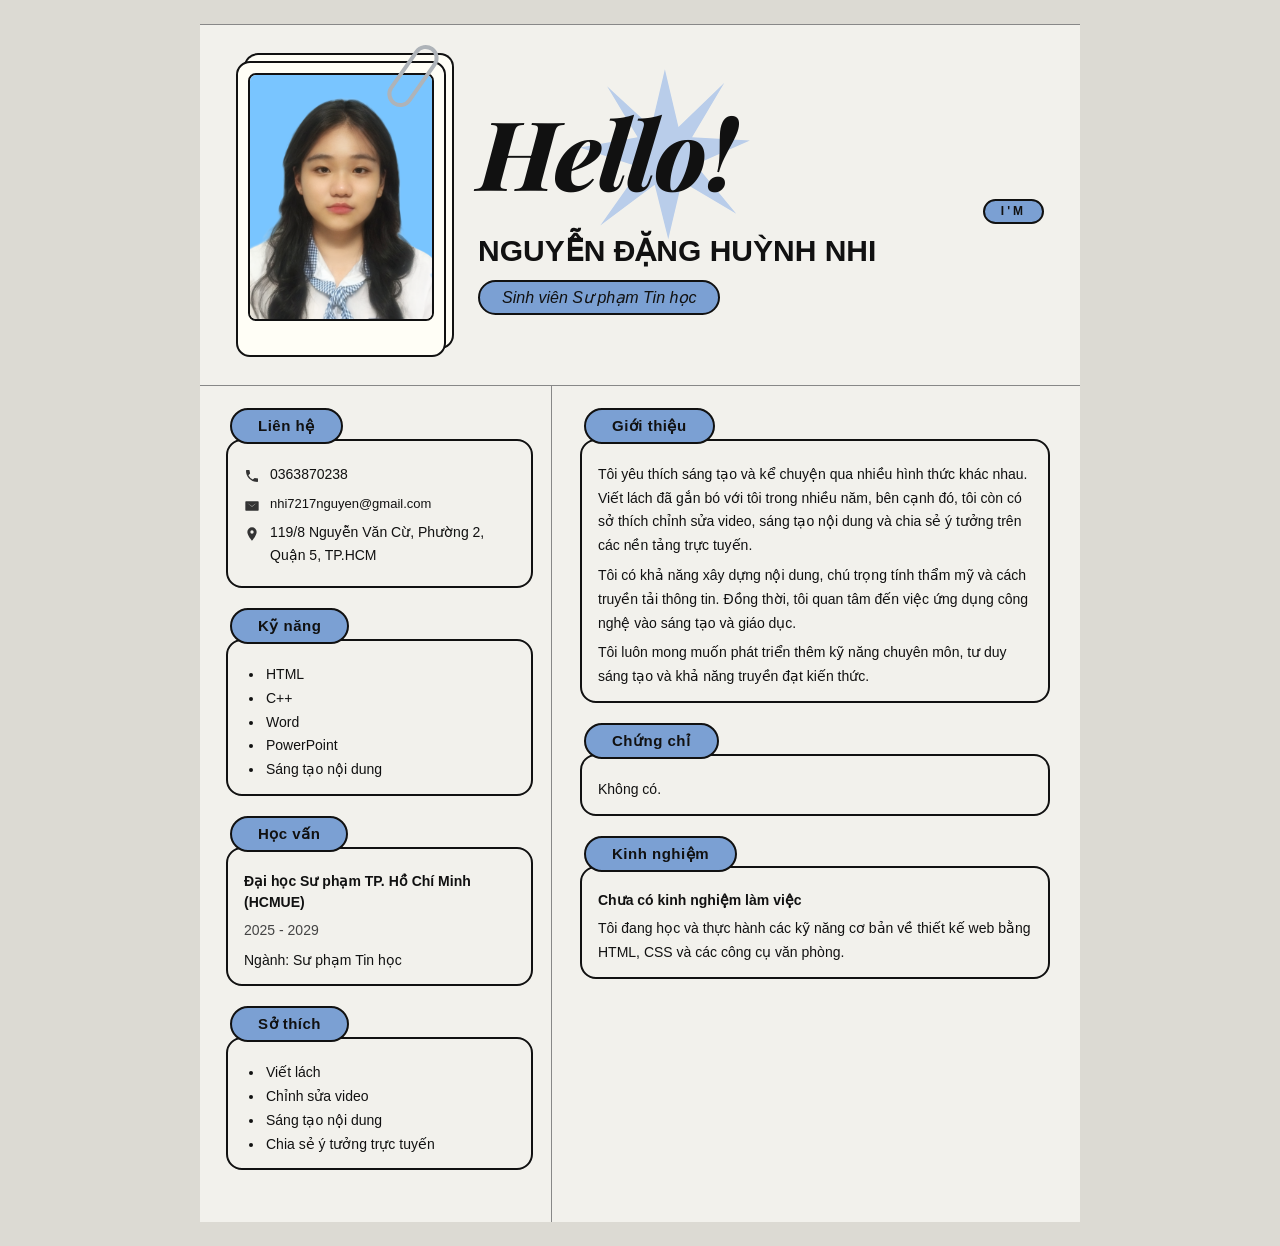
<file: TKW/6.1.3/index.html>
<!doctype html>
<html lang="vi">
<head>
    <meta charset="utf-8">
    <meta name="viewport" content="width=device-width, initial-scale=1">
    <title>CV - Nguyễn Đặng Huỳnh Nhi</title>
    <link rel="preconnect" href="https://fonts.googleapis.com">
    <link rel="preconnect" href="https://fonts.gstatic.com" crossorigin>
    <link href="https://fonts.googleapis.com/css2?family=Playfair+Display:ital,wght@1,800&family=Poppins:wght@400;500;600;700&display=swap" rel="stylesheet">
    <link rel="stylesheet" href="style.css">
</head>
<body>
    <main class="cv">

        <header class="top">
            <div class="photo">
                <span class="clip" aria-hidden="true"></span>
                <img src="avt.png" alt="Ảnh đại diện của Nhi">
            </div>
            <div class="intro">
                <div class="star" aria-hidden="true"></div>
                <p class="hello">Hello!</p>
                <p class="im"><span class="tag">I'M</span></p>
                <h1>Nguyễn Đặng Huỳnh Nhi</h1>
                <p class="role">Sinh viên Sư phạm Tin học</p>
            </div>
        </header>

        <div class="body">
            <aside class="side">
                <section>
                    <h2 class="pill">Liên hệ</h2>
                    <ul class="box contact">
                        <li>
                            <svg viewBox="0 0 24 24" aria-hidden="true"><path d="M6.6 10.8a15 15 0 0 0 6.6 6.6l2.2-2.2a1 1 0 0 1 1-.25 11.4 11.4 0 0 0 3.6.57 1 1 0 0 1 1 1V20a1 1 0 0 1-1 1A17 17 0 0 1 3 4a1 1 0 0 1 1-1h3.5a1 1 0 0 1 1 1c0 1.25.2 2.45.57 3.6a1 1 0 0 1-.25 1z"/></svg>
                            <a href="tel:0363870238">0363870238</a>
                        </li>
                        <li>
                            <svg viewBox="0 0 24 24" aria-hidden="true"><path d="M3 5h18a1 1 0 0 1 1 1v12a1 1 0 0 1-1 1H3a1 1 0 0 1-1-1V6a1 1 0 0 1 1-1zm9 7.2L4.5 7v.1L12 13l7.5-5.9V7z"/></svg>
                            <a href="mailto:nhi7217nguyen@gmail.com">nhi7217nguyen@gmail.com</a>
                        </li>
                        <li>
                            <svg viewBox="0 0 24 24" aria-hidden="true"><path d="M12 2a7 7 0 0 0-7 7c0 5.2 7 13 7 13s7-7.8 7-13a7 7 0 0 0-7-7zm0 9.5A2.5 2.5 0 1 1 12 6.5a2.5 2.5 0 0 1 0 5z"/></svg>
                            <span>119/8 Nguyễn Văn Cừ, Phường 2, Quận 5, TP.HCM</span>
                        </li>
                    </ul>
                </section>

                <section>
                    <h2 class="pill">Kỹ năng</h2>
                    <ul class="box list">
                        <li>HTML</li>
                        <li>C++</li>
                        <li>Word</li>
                        <li>PowerPoint</li>
                        <li>Sáng tạo nội dung</li>
                    </ul>
                </section>

                <section>
                    <h2 class="pill">Học vấn</h2>
                    <div class="box">
                        <p class="item-title">Đại học Sư phạm TP. Hồ Chí Minh (HCMUE)</p>
                        <p class="item-sub">2025 - 2029</p>
                        <p>Ngành: Sư phạm Tin học</p>
                    </div>
                </section>

                <section>
                    <h2 class="pill">Sở thích</h2>
                    <ul class="box list">
                        <li>Viết lách</li>
                        <li>Chỉnh sửa video</li>
                        <li>Sáng tạo nội dung</li>
                        <li>Chia sẻ ý tưởng trực tuyến</li>
                    </ul>
                </section>
            </aside>

            <div class="main">
                <section>
                    <h2 class="pill">Giới thiệu</h2>
                    <div class="box">
                        <p>Tôi yêu thích sáng tạo và kể chuyện qua nhiều hình thức khác nhau. Viết lách đã gắn bó với tôi trong nhiều năm, bên cạnh đó, tôi còn có sở thích chỉnh sửa video, sáng tạo nội dung và chia sẻ ý tưởng trên các nền tảng trực tuyến.</p>
                        <p>Tôi có khả năng xây dựng nội dung, chú trọng tính thẩm mỹ và cách truyền tải thông tin. Đồng thời, tôi quan tâm đến việc ứng dụng công nghệ vào sáng tạo và giáo dục.</p>
                        <p>Tôi luôn mong muốn phát triển thêm kỹ năng chuyên môn, tư duy sáng tạo và khả năng truyền đạt kiến thức.</p>
                    </div>
                </section>

                <section>
                    <h2 class="pill">Chứng chỉ</h2>
                    <div class="box">
                        <p>Không có.</p>
                    </div>
                </section>

                <section>
                    <h2 class="pill">Kinh nghiệm</h2>
                    <div class="box">
                        <p class="item-title">Chưa có kinh nghiệm làm việc</p>
                        <p>Tôi đang học và thực hành các kỹ năng cơ bản về thiết kế web bằng HTML, CSS và các công cụ văn phòng.</p>
                    </div>
                </section>
            </div>
        </div>

    </main>
</body>
</html>
</file>
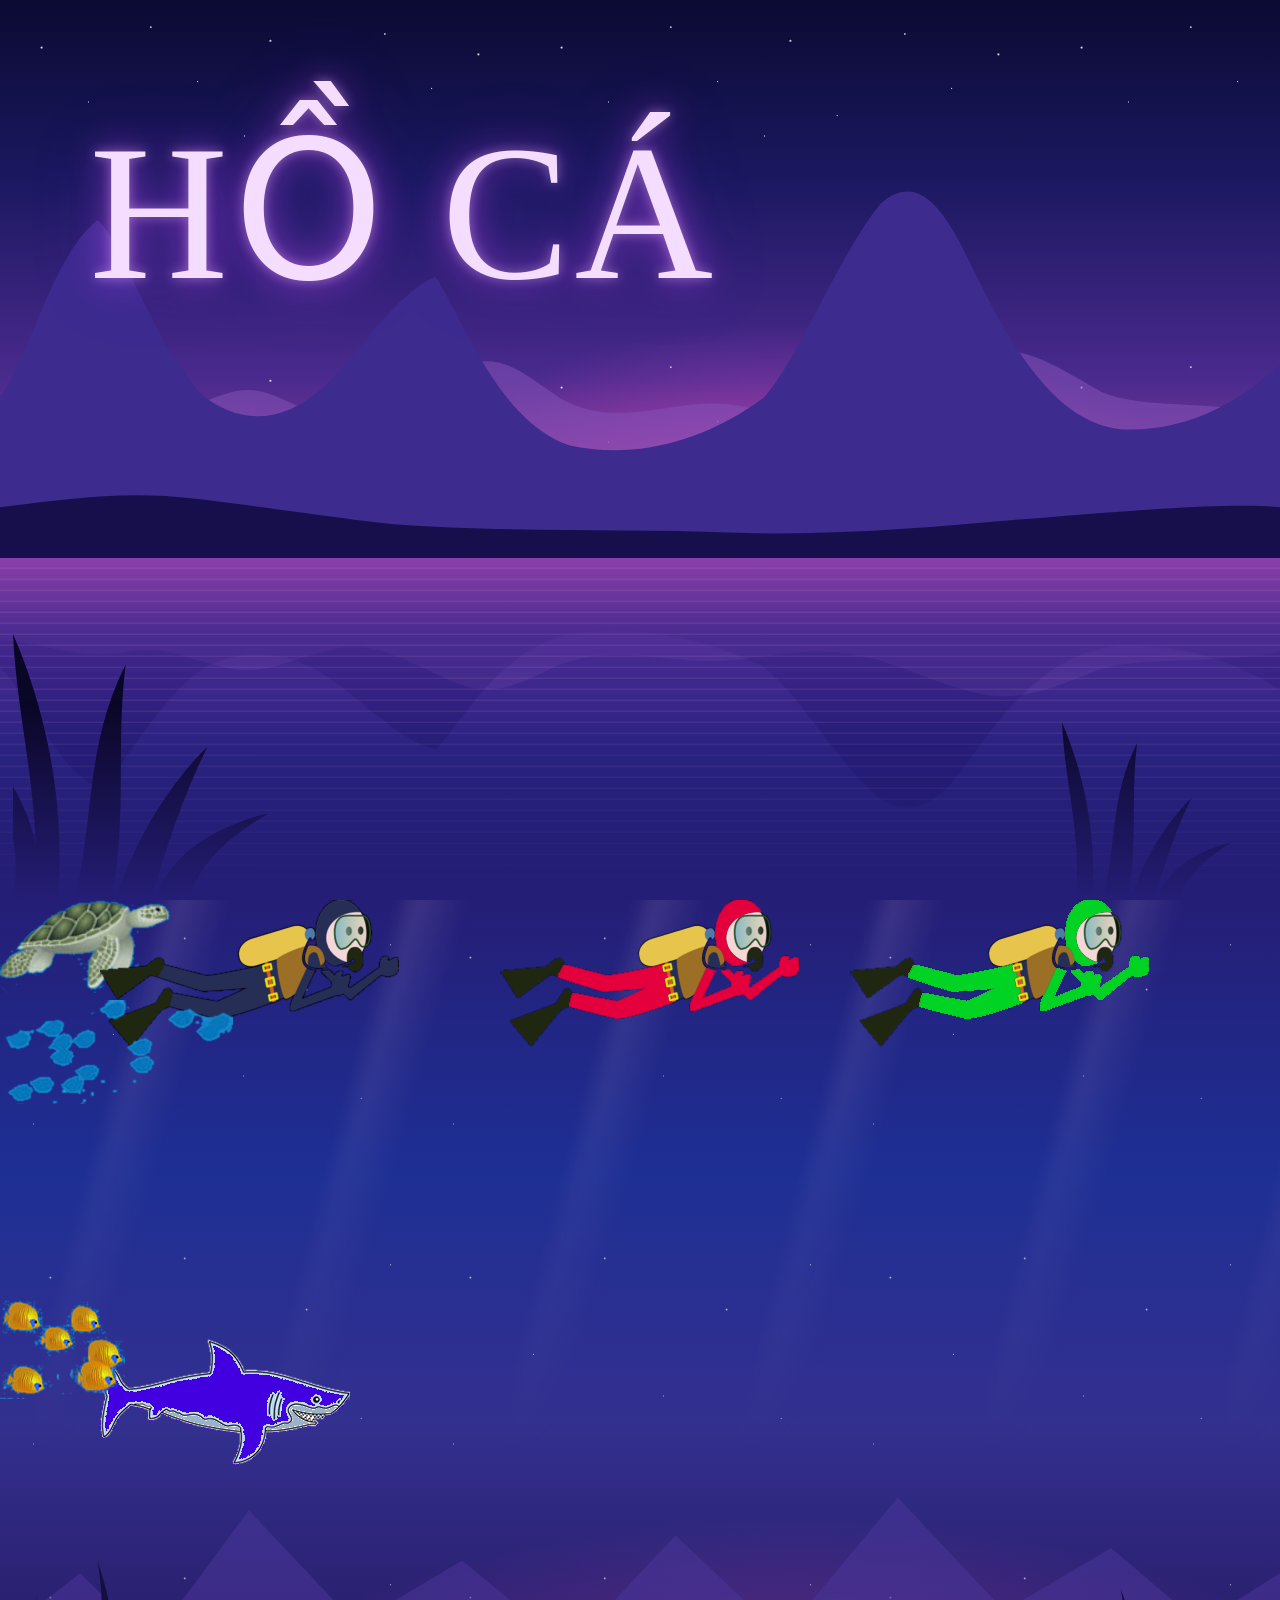
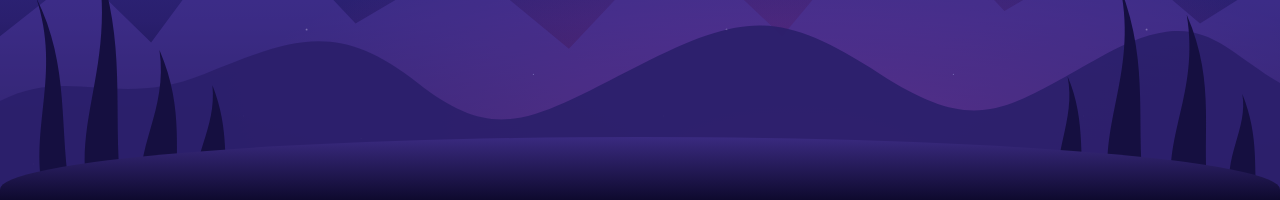
<file: TKW/HO_CA_VUI_NHON/ho_ca.html>
<!DOCTYPE html>
<html lang="vi">
<head>
    <meta charset="UTF-8">
    <meta name="viewport" content="width=device-width, initial-scale=1.0">
    <title>Hồ cá</title>
    <link rel="preconnect" href="https://fonts.googleapis.com">
    <link rel="preconnect" href="https://fonts.gstatic.com" crossorigin>
    <link href="https://fonts.googleapis.com/css2?family=Cormorant+Garamond:wght@500&display=swap" rel="stylesheet">
    <link rel="stylesheet" href="mystyle.css">
</head>
<body>

    <!-- ========== MÀN 1: HỒ ban đêm ========== -->
    <section id="lake">
        <div id="sky" aria-hidden="true">
            <div class="stars"></div>
            <div class="glow"></div>
            <svg class="mount back"  data-speed="0.10" viewBox="0 0 1440 500" preserveAspectRatio="none"><path d="M0 500V300C60 290 90 250 140 270C190 290 210 250 260 230C300 215 320 250 380 280C430 300 470 230 520 190C560 160 590 200 630 240C680 280 720 260 780 250C840 240 880 280 940 270C1000 260 1040 200 1100 170C1150 145 1190 190 1240 230C1290 260 1360 240 1440 270V500Z"/></svg>
            <svg class="mount mid"   data-speed="0.18" viewBox="0 0 1440 500" preserveAspectRatio="none"><path d="M0 500V300C30 260 60 120 110 80C140 110 170 230 230 300C280 340 330 330 380 270C420 220 450 170 490 150C520 200 560 330 640 360C720 380 800 350 860 300C900 250 940 130 990 60C1030 20 1060 60 1090 130C1130 220 1180 330 1260 340C1340 345 1400 300 1440 260V500Z"/></svg>
            <svg class="mount front" data-speed="0.26" viewBox="0 0 1440 500" preserveAspectRatio="none"><path d="M0 500V380C80 360 140 340 220 360C300 380 360 400 440 420C560 440 700 430 820 440C960 450 1080 420 1200 400C1300 385 1380 370 1440 380V500Z"/></svg>
        </div>

        <div id="water" aria-hidden="true">
            <svg class="refl back" data-speed="-0.10" viewBox="0 0 1440 500" preserveAspectRatio="none"><path d="M0 500V300C60 290 90 250 140 270C190 290 210 250 260 230C300 215 320 250 380 280C430 300 470 230 520 190C560 160 590 200 630 240C680 280 720 260 780 250C840 240 880 280 940 270C1000 260 1040 200 1100 170C1150 145 1190 190 1240 230C1290 260 1360 240 1440 270V500Z"/></svg>
            <svg class="refl mid"  data-speed="-0.18" viewBox="0 0 1440 500" preserveAspectRatio="none"><path d="M0 500V300C30 260 60 120 110 80C140 110 170 230 230 300C280 340 330 330 380 270C420 220 450 170 490 150C520 200 560 330 640 360C720 380 800 350 860 300C900 250 940 130 990 60C1030 20 1060 60 1090 130C1130 220 1180 330 1260 340C1340 345 1400 300 1440 260V500Z"/></svg>
            <div class="ripples"></div>
        </div>

        <svg class="reeds left" data-speed="0.30" viewBox="0 0 300 300" preserveAspectRatio="xMinYMax meet" aria-hidden="true">
            <path d="M20 300C30 210 4 130 0 40C30 110 52 200 44 300Z"/>
            <path d="M60 300C80 220 70 150 110 70C100 150 112 220 96 300Z"/>
            <path d="M100 300C120 240 150 190 190 150C165 200 150 250 134 300Z"/>
            <path d="M140 300C150 260 190 230 250 215C200 245 180 270 172 300Z"/>
            <path d="M0 300C10 250 -10 200 -20 160C20 210 30 260 24 300Z"/>
        </svg>
        <svg class="reeds right" data-speed="0.30" viewBox="0 0 300 300" preserveAspectRatio="xMinYMax meet" aria-hidden="true">
            <path d="M20 300C30 210 4 130 0 40C30 110 52 200 44 300Z"/>
            <path d="M60 300C80 220 70 150 110 70C100 150 112 220 96 300Z"/>
            <path d="M100 300C120 240 150 190 190 150C165 200 150 250 134 300Z"/>
            <path d="M140 300C150 260 190 230 250 215C200 245 180 270 172 300Z"/>
        </svg>

        <h1>HỒ CÁ</h1>
    </section>

    <!-- ========== MÀN 2: DƯỚI NƯỚC (không chữ) ========== -->
    <section id="tank">
        <div class="bg" aria-hidden="true">
            <div class="plankton"></div>
            <div class="rays"></div>
            <svg class="rock far" viewBox="0 0 1440 300" preserveAspectRatio="none"><path d="M0 300V170L90 120 170 175 280 70 400 160 520 110 640 180 760 90 880 170 1010 60 1130 150 1250 100 1350 160 1440 120V300Z"/></svg>
            <svg class="rock mid" viewBox="0 0 1440 300" preserveAspectRatio="none"><path d="M0 300V190C80 150 130 200 230 160S380 100 470 170 600 210 720 150 880 90 990 160 1130 200 1240 140 1370 130 1440 170V300Z"/></svg>
            <div class="bubbles">
                <span style="--x:6%;  --s:10px; --d:14s; --t:0s"></span>
                <span style="--x:14%; --s:6px;  --d:11s; --t:3s"></span>
                <span style="--x:23%; --s:14px; --d:17s; --t:6s"></span>
                <span style="--x:34%; --s:8px;  --d:12s; --t:1s"></span>
                <span style="--x:47%; --s:12px; --d:16s; --t:8s"></span>
                <span style="--x:58%; --s:7px;  --d:10s; --t:4s"></span>
                <span style="--x:68%; --s:16px; --d:19s; --t:2s"></span>
                <span style="--x:77%; --s:9px;  --d:13s; --t:7s"></span>
                <span style="--x:86%; --s:6px;  --d:11s; --t:5s"></span>
                <span style="--x:94%; --s:11px; --d:15s; --t:9s"></span>
            </div>
        </div>

        <div id="shark"><img src="../HO_CA_VUI_NHON/img/shark.png" alt="Cá mập"></div>
        <div id="turtle"><img src="../HO_CA_VUI_NHON/img/turtle.png" alt="Rùa"></div>
        <div id="diver">
            <div class="diver"><img src="../HO_CA_VUI_NHON/img/diver1.png" alt="Thợ lặn 1"></div>
            <div class="diver"><img src="../HO_CA_VUI_NHON/img/diver2.png" alt="Thợ lặn 2"></div>
            <div class="diver"><img src="../HO_CA_VUI_NHON/img/diver3.png" alt="Thợ lặn 3"></div>
        </div>
        <div id="fish">
            <div class="fish"><img src="../HO_CA_VUI_NHON/img/faintSchool.png" alt="Đàn cá"></div>
            <div class="fish"><img src="../HO_CA_VUI_NHON/img/goldFishSchool.png" alt="Đàn cá vàng"></div>
        </div>

        <svg class="weed left" viewBox="0 0 260 340" aria-hidden="true">
            <path d="M30 340C10 260 50 200 20 110 60 190 45 260 60 340Z"/>
            <path d="M80 340C60 250 110 190 90 70 125 170 105 250 118 340Z"/>
            <path d="M140 340C130 280 170 240 160 170 190 240 175 290 182 340Z"/>
            <path d="M200 340C195 290 225 260 220 210 240 260 232 300 238 340Z"/>
        </svg>
        <svg class="weed right" viewBox="0 0 260 340" aria-hidden="true">
            <path d="M30 340C20 290 50 250 40 200 62 250 52 300 60 340Z"/>
            <path d="M90 340C70 260 120 200 100 100 135 190 115 260 128 340Z"/>
            <path d="M160 340C145 270 190 220 175 130 210 210 190 270 200 340Z"/>
            <path d="M225 340C215 290 245 260 238 220 258 270 250 305 255 340Z"/>
        </svg>
        <div class="sand" aria-hidden="true"></div>
    </section>

    <script src="parallax.js"></script>


</body>
</html>
</file>
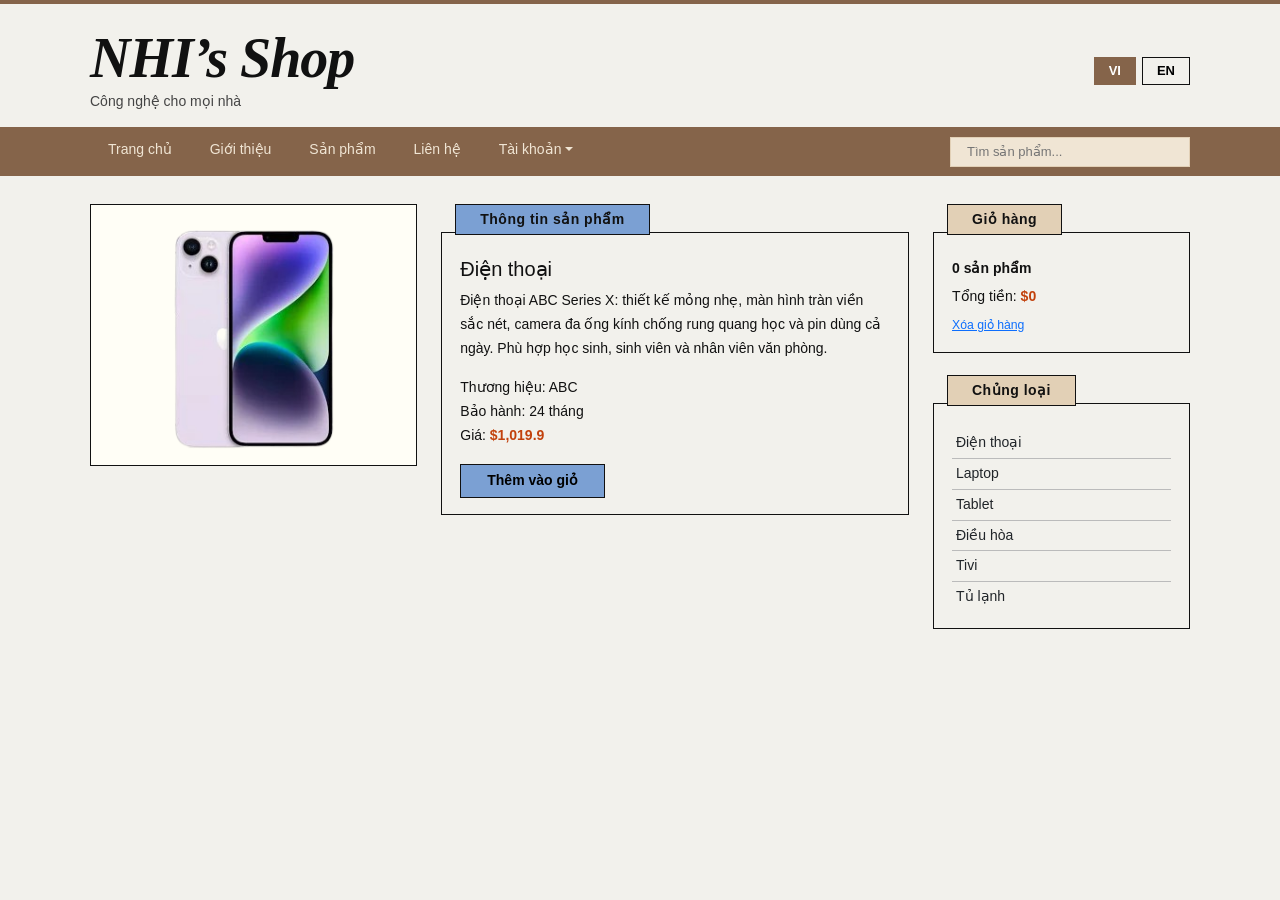
<file: TKW/shop/html/dienthoai.html>
<!DOCTYPE html>
<html lang="vi">
<head>
    <meta charset="UTF-8">
    <meta name="viewport" content="width=device-width, initial-scale=1.0">
    <title>NHI’s Shop</title>
    <link rel="preconnect" href="https://fonts.googleapis.com">
    <link rel="preconnect" href="https://fonts.gstatic.com" crossorigin>
    <link href="https://fonts.googleapis.com/css2?family=Playfair+Display:ital,wght@1,800&family=Poppins:wght@400;500;600;700&display=swap" rel="stylesheet">
    <link href="https://cdn.jsdelivr.net/npm/bootstrap@5.3.8/dist/css/bootstrap.min.css" rel="stylesheet" integrity="sha384-sRIl4kxILFvY47J16cr9ZwB07vP4J8+LH7qKQnuqkuIAvNWLzeN8tE5YBujZqJLB" crossorigin="anonymous">
    <link rel="stylesheet" href="../css/style.css">
</head>
<body data-page="product" data-id="dienthoai">
    <div id="app"></div>
    <script src="https://cdn.jsdelivr.net/npm/bootstrap@5.3.8/dist/js/bootstrap.bundle.min.js" integrity="sha384-FKyoEForCGlyvwx9Hj09JcYn3nv7wiPVlz7YYwJrWVcXK/BmnVDxM+D2scQbITxI" crossorigin="anonymous"></script>
    <script src="../js/shop.js"></script>
</body>
</html>
</file>
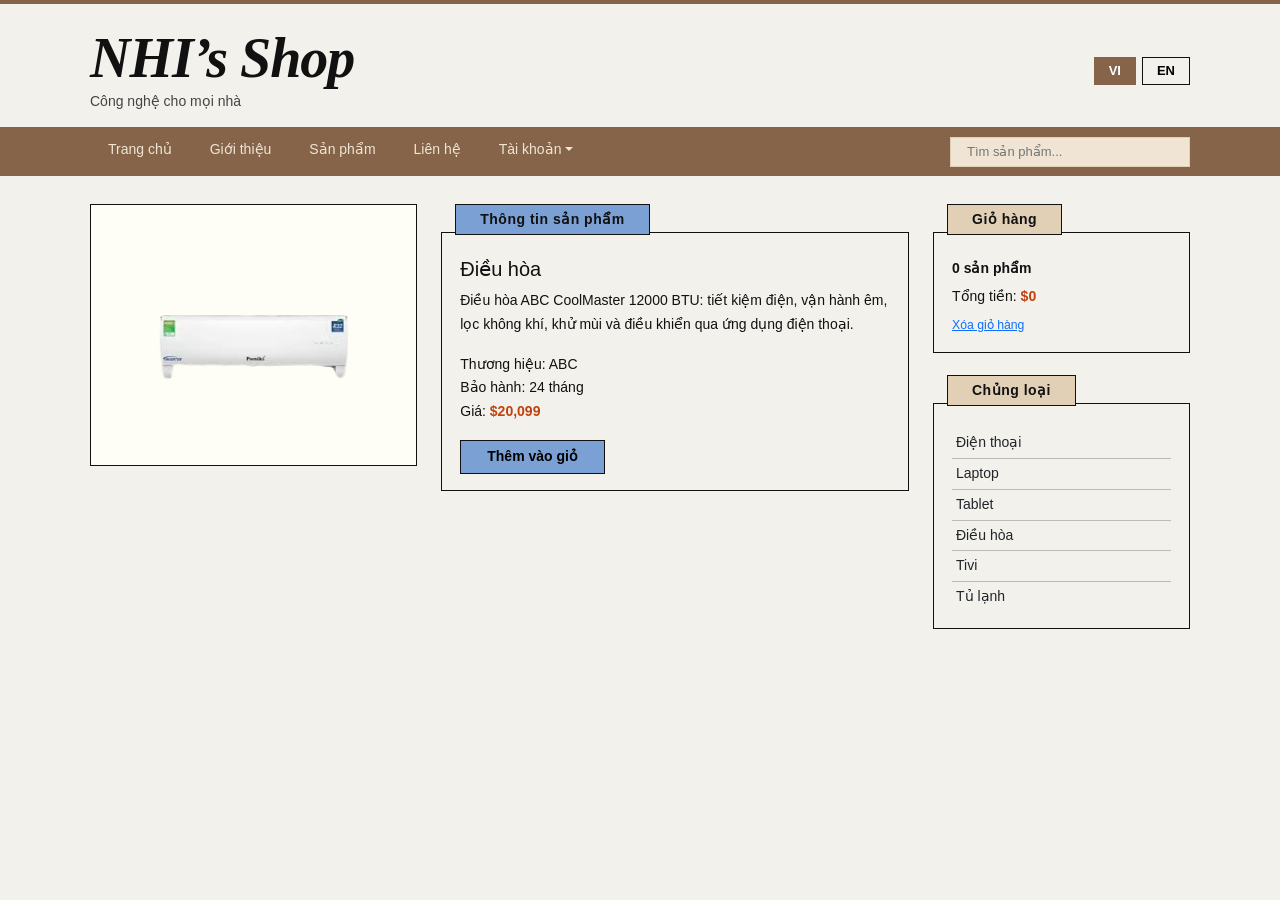
<file: TKW/shop/html/dieuhoa.html>
<!DOCTYPE html>
<html lang="vi">
<head>
    <meta charset="UTF-8">
    <meta name="viewport" content="width=device-width, initial-scale=1.0">
    <title>NHI’s Shop</title>
    <link rel="preconnect" href="https://fonts.googleapis.com">
    <link rel="preconnect" href="https://fonts.gstatic.com" crossorigin>
    <link href="https://fonts.googleapis.com/css2?family=Playfair+Display:ital,wght@1,800&family=Poppins:wght@400;500;600;700&display=swap" rel="stylesheet">
    <link href="https://cdn.jsdelivr.net/npm/bootstrap@5.3.8/dist/css/bootstrap.min.css" rel="stylesheet" integrity="sha384-sRIl4kxILFvY47J16cr9ZwB07vP4J8+LH7qKQnuqkuIAvNWLzeN8tE5YBujZqJLB" crossorigin="anonymous">
    <link rel="stylesheet" href="../css/style.css">
</head>
<body data-page="product" data-id="dieuhoa">
    <div id="app"></div>
    <script src="https://cdn.jsdelivr.net/npm/bootstrap@5.3.8/dist/js/bootstrap.bundle.min.js" integrity="sha384-FKyoEForCGlyvwx9Hj09JcYn3nv7wiPVlz7YYwJrWVcXK/BmnVDxM+D2scQbITxI" crossorigin="anonymous"></script>
    <script src="../js/shop.js"></script>
</body>
</html>
</file>
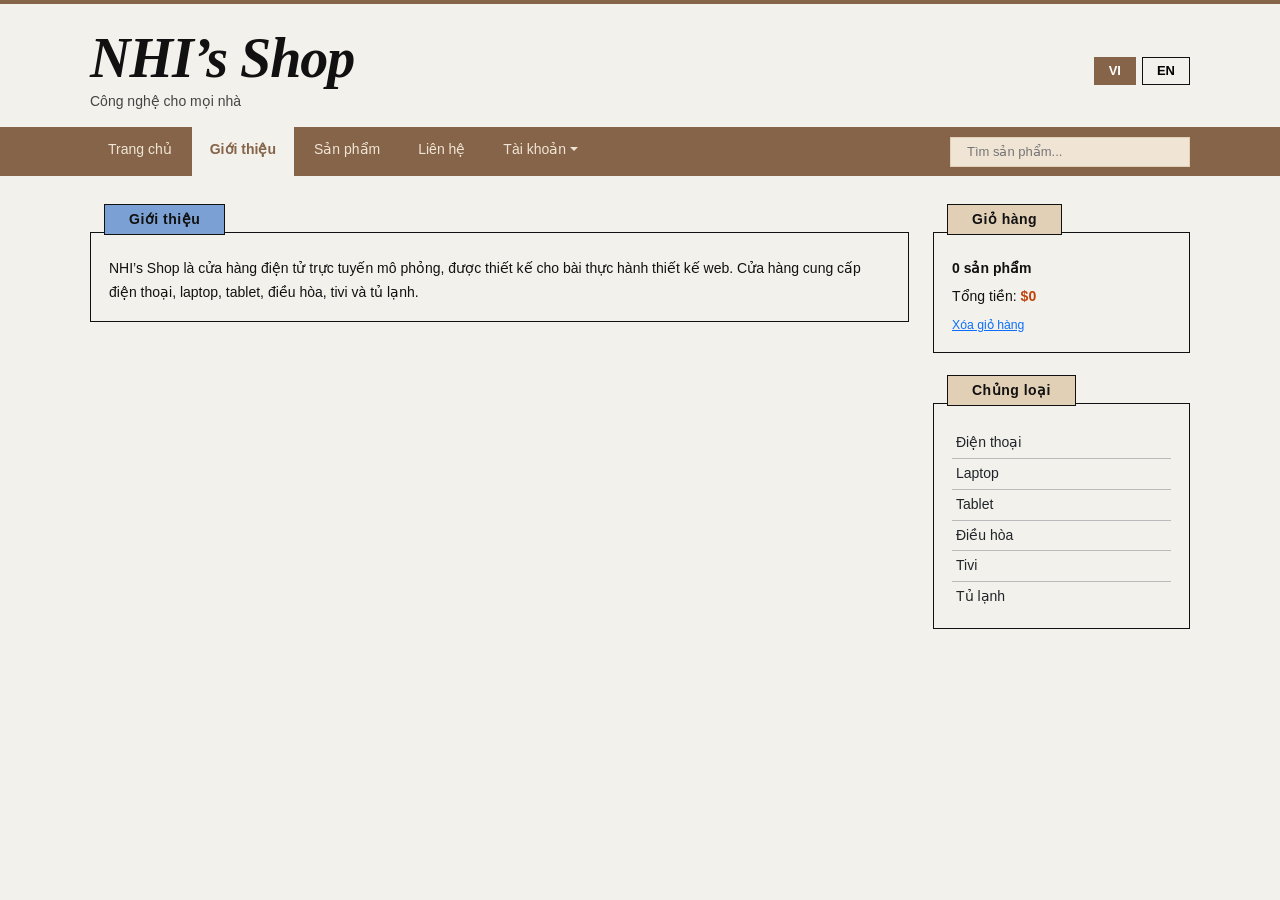
<file: TKW/shop/html/gioithieu.html>
<!DOCTYPE html>
<html lang="vi">
<head>
    <meta charset="UTF-8">
    <meta name="viewport" content="width=device-width, initial-scale=1.0">
    <title>NHI’s Shop</title>
    <link rel="preconnect" href="https://fonts.googleapis.com">
    <link rel="preconnect" href="https://fonts.gstatic.com" crossorigin>
    <link href="https://fonts.googleapis.com/css2?family=Playfair+Display:ital,wght@1,800&family=Poppins:wght@400;500;600;700&display=swap" rel="stylesheet">
    <link href="https://cdn.jsdelivr.net/npm/bootstrap@5.3.8/dist/css/bootstrap.min.css" rel="stylesheet" integrity="sha384-sRIl4kxILFvY47J16cr9ZwB07vP4J8+LH7qKQnuqkuIAvNWLzeN8tE5YBujZqJLB" crossorigin="anonymous">
    <link rel="stylesheet" href="../css/style.css">
</head>
<body data-page="gioithieu">
    <div id="app"></div>
    <script src="https://cdn.jsdelivr.net/npm/bootstrap@5.3.8/dist/js/bootstrap.bundle.min.js" integrity="sha384-FKyoEForCGlyvwx9Hj09JcYn3nv7wiPVlz7YYwJrWVcXK/BmnVDxM+D2scQbITxI" crossorigin="anonymous"></script>
    <script src="../js/shop.js"></script>
</body>
</html>
</file>
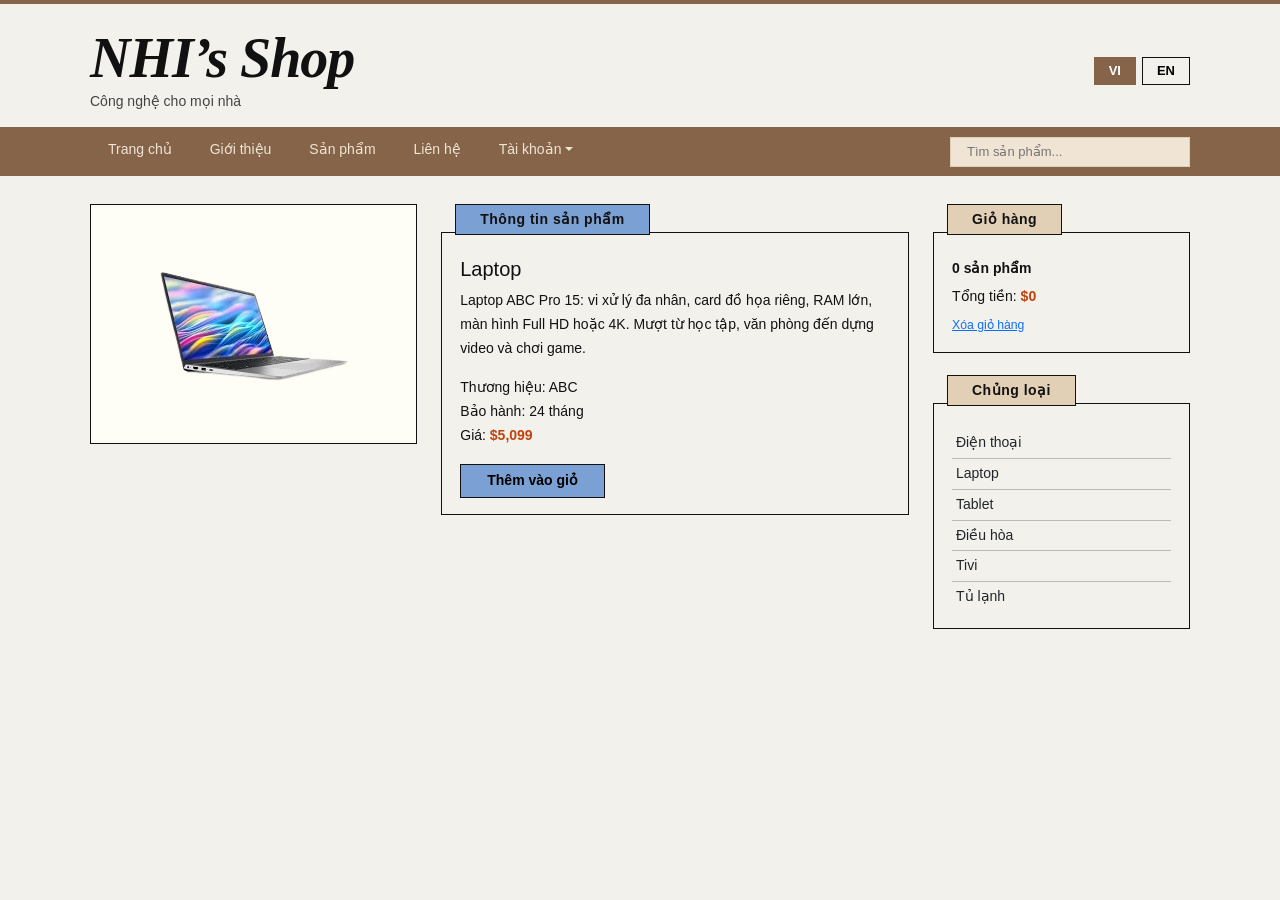
<file: TKW/shop/html/laptop.html>
<!DOCTYPE html>
<html lang="vi">
<head>
    <meta charset="UTF-8">
    <meta name="viewport" content="width=device-width, initial-scale=1.0">
    <title>NHI’s Shop</title>
    <link rel="preconnect" href="https://fonts.googleapis.com">
    <link rel="preconnect" href="https://fonts.gstatic.com" crossorigin>
    <link href="https://fonts.googleapis.com/css2?family=Playfair+Display:ital,wght@1,800&family=Poppins:wght@400;500;600;700&display=swap" rel="stylesheet">
    <link href="https://cdn.jsdelivr.net/npm/bootstrap@5.3.8/dist/css/bootstrap.min.css" rel="stylesheet" integrity="sha384-sRIl4kxILFvY47J16cr9ZwB07vP4J8+LH7qKQnuqkuIAvNWLzeN8tE5YBujZqJLB" crossorigin="anonymous">
    <link rel="stylesheet" href="../css/style.css">
</head>
<body data-page="product" data-id="laptop">
    <div id="app"></div>
    <script src="https://cdn.jsdelivr.net/npm/bootstrap@5.3.8/dist/js/bootstrap.bundle.min.js" integrity="sha384-FKyoEForCGlyvwx9Hj09JcYn3nv7wiPVlz7YYwJrWVcXK/BmnVDxM+D2scQbITxI" crossorigin="anonymous"></script>
    <script src="../js/shop.js"></script>
</body>
</html>
</file>
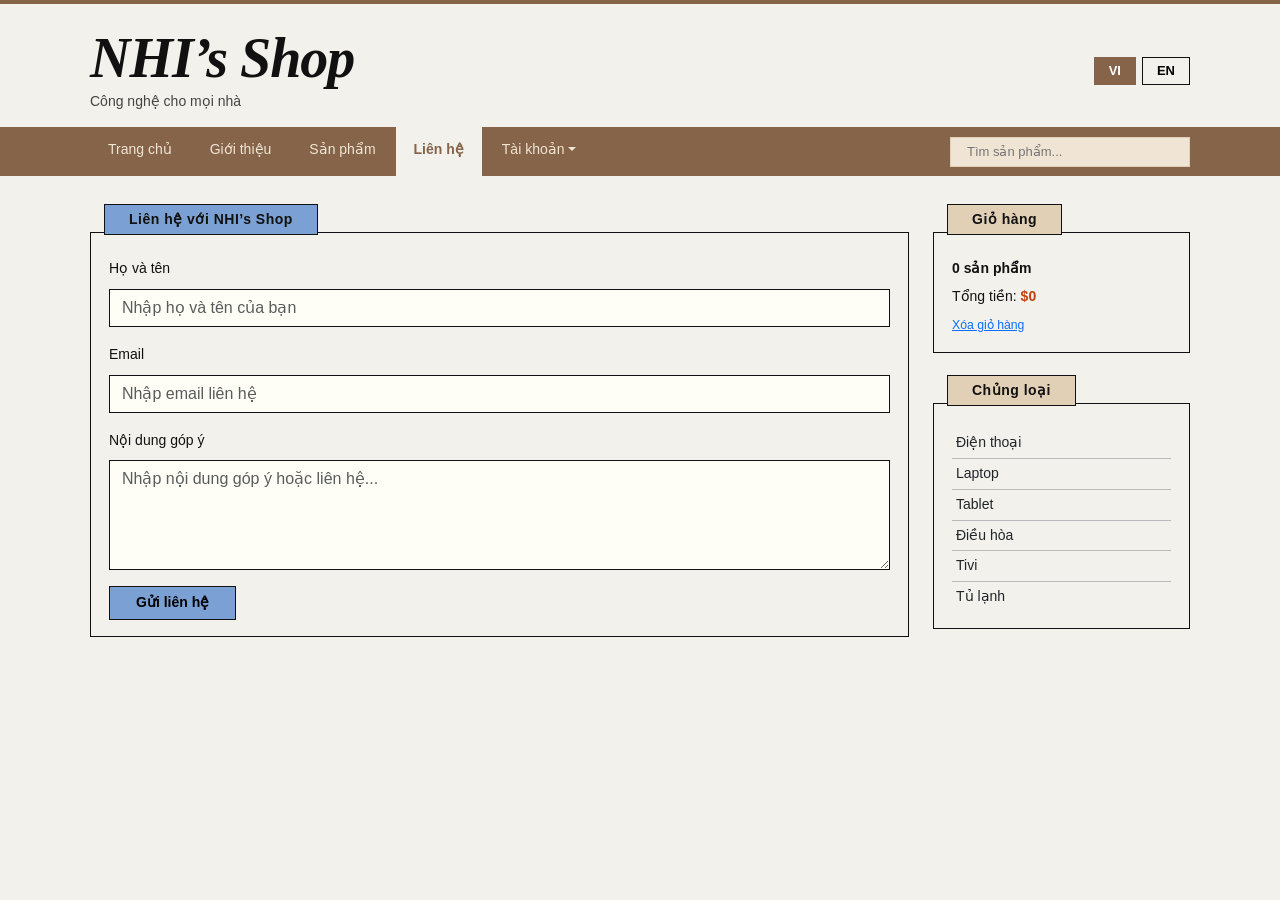
<file: TKW/shop/html/lienhe.html>
<!DOCTYPE html>
<html lang="vi">
<head>
    <meta charset="UTF-8">
    <meta name="viewport" content="width=device-width, initial-scale=1.0">
    <title>NHI’s Shop</title>
    <link rel="preconnect" href="https://fonts.googleapis.com">
    <link rel="preconnect" href="https://fonts.gstatic.com" crossorigin>
    <link href="https://fonts.googleapis.com/css2?family=Playfair+Display:ital,wght@1,800&family=Poppins:wght@400;500;600;700&display=swap" rel="stylesheet">
    <link href="https://cdn.jsdelivr.net/npm/bootstrap@5.3.8/dist/css/bootstrap.min.css" rel="stylesheet" integrity="sha384-sRIl4kxILFvY47J16cr9ZwB07vP4J8+LH7qKQnuqkuIAvNWLzeN8tE5YBujZqJLB" crossorigin="anonymous">
    <link rel="stylesheet" href="../css/style.css">
</head>
<body data-page="lienhe">
    <div id="app"></div>
    <script src="https://cdn.jsdelivr.net/npm/bootstrap@5.3.8/dist/js/bootstrap.bundle.min.js" integrity="sha384-FKyoEForCGlyvwx9Hj09JcYn3nv7wiPVlz7YYwJrWVcXK/BmnVDxM+D2scQbITxI" crossorigin="anonymous"></script>
    <script src="../js/shop.js"></script>
</body>
</html>
</file>
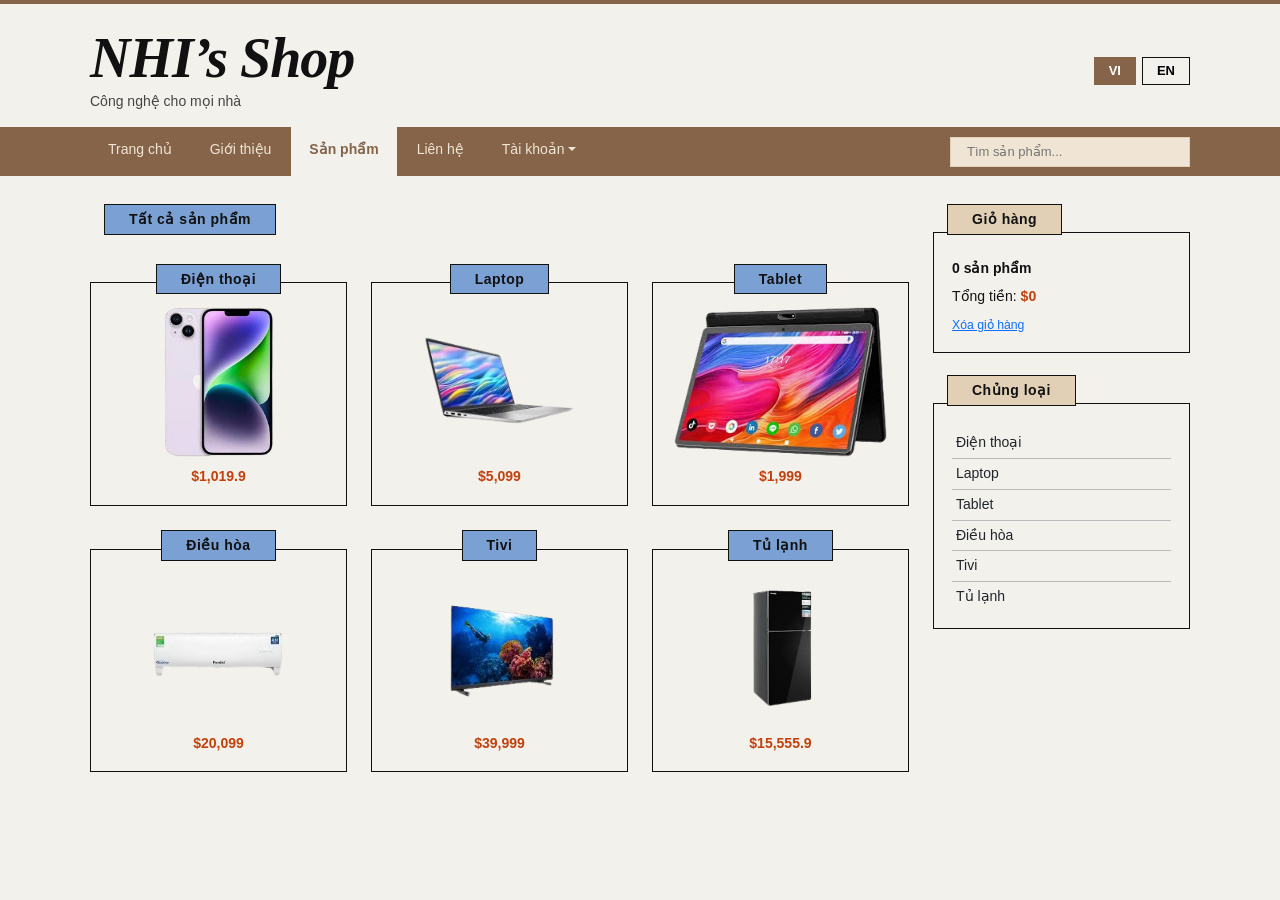
<file: TKW/shop/html/sanpham.html>
<!DOCTYPE html>
<html lang="vi">
<head>
    <meta charset="UTF-8">
    <meta name="viewport" content="width=device-width, initial-scale=1.0">
    <title>NHI’s Shop</title>
    <link rel="preconnect" href="https://fonts.googleapis.com">
    <link rel="preconnect" href="https://fonts.gstatic.com" crossorigin>
    <link href="https://fonts.googleapis.com/css2?family=Playfair+Display:ital,wght@1,800&family=Poppins:wght@400;500;600;700&display=swap" rel="stylesheet">
    <link href="https://cdn.jsdelivr.net/npm/bootstrap@5.3.8/dist/css/bootstrap.min.css" rel="stylesheet" integrity="sha384-sRIl4kxILFvY47J16cr9ZwB07vP4J8+LH7qKQnuqkuIAvNWLzeN8tE5YBujZqJLB" crossorigin="anonymous">
    <link rel="stylesheet" href="../css/style.css">
</head>
<body data-page="sanpham">
    <div id="app"></div>
    <script src="https://cdn.jsdelivr.net/npm/bootstrap@5.3.8/dist/js/bootstrap.bundle.min.js" integrity="sha384-FKyoEForCGlyvwx9Hj09JcYn3nv7wiPVlz7YYwJrWVcXK/BmnVDxM+D2scQbITxI" crossorigin="anonymous"></script>
    <script src="../js/shop.js"></script>
</body>
</html>
</file>
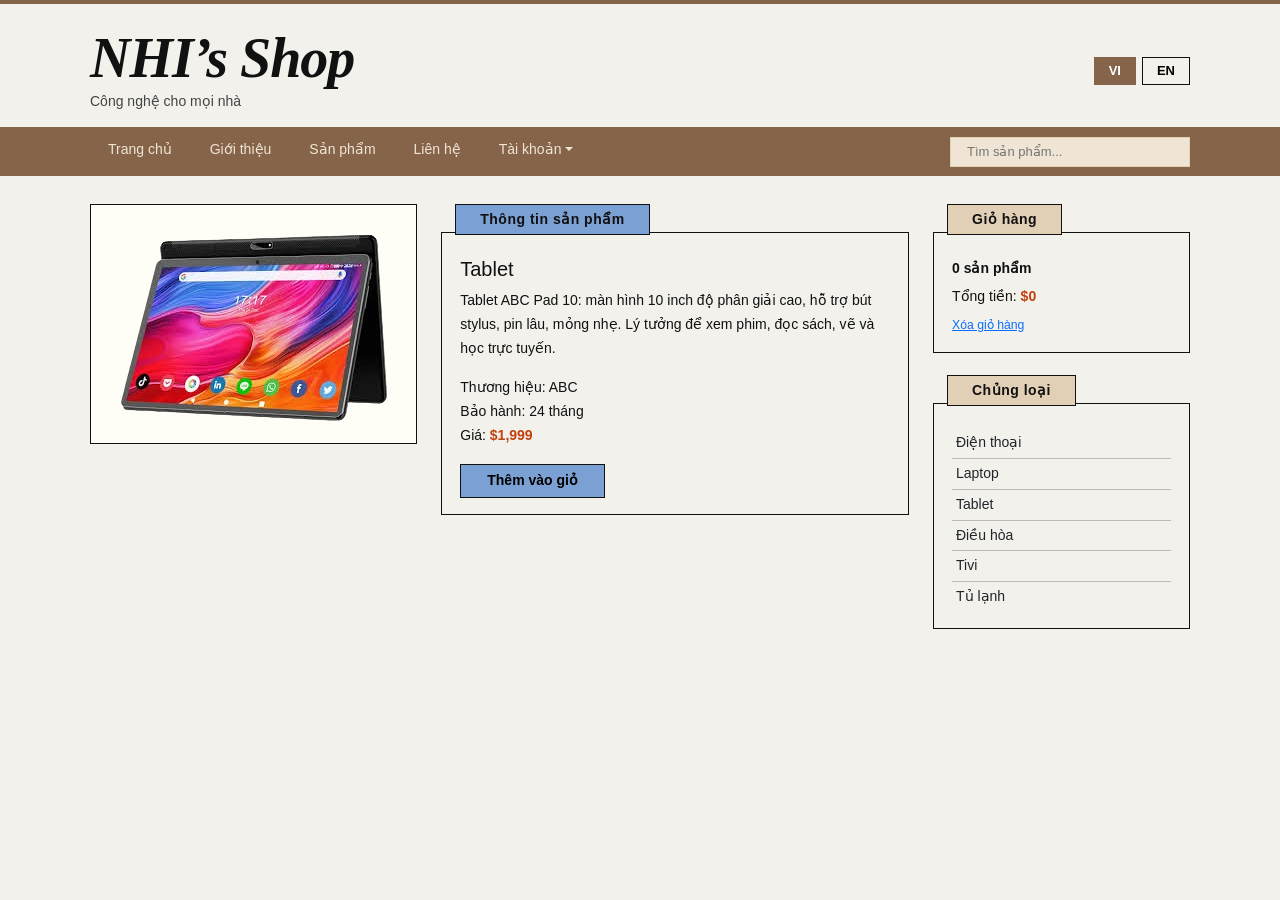
<file: TKW/shop/html/tablet.html>
<!DOCTYPE html>
<html lang="vi">
<head>
    <meta charset="UTF-8">
    <meta name="viewport" content="width=device-width, initial-scale=1.0">
    <title>NHI’s Shop</title>
    <link rel="preconnect" href="https://fonts.googleapis.com">
    <link rel="preconnect" href="https://fonts.gstatic.com" crossorigin>
    <link href="https://fonts.googleapis.com/css2?family=Playfair+Display:ital,wght@1,800&family=Poppins:wght@400;500;600;700&display=swap" rel="stylesheet">
    <link href="https://cdn.jsdelivr.net/npm/bootstrap@5.3.8/dist/css/bootstrap.min.css" rel="stylesheet" integrity="sha384-sRIl4kxILFvY47J16cr9ZwB07vP4J8+LH7qKQnuqkuIAvNWLzeN8tE5YBujZqJLB" crossorigin="anonymous">
    <link rel="stylesheet" href="../css/style.css">
</head>
<body data-page="product" data-id="tablet">
    <div id="app"></div>
    <script src="https://cdn.jsdelivr.net/npm/bootstrap@5.3.8/dist/js/bootstrap.bundle.min.js" integrity="sha384-FKyoEForCGlyvwx9Hj09JcYn3nv7wiPVlz7YYwJrWVcXK/BmnVDxM+D2scQbITxI" crossorigin="anonymous"></script>
    <script src="../js/shop.js"></script>
</body>
</html>
</file>
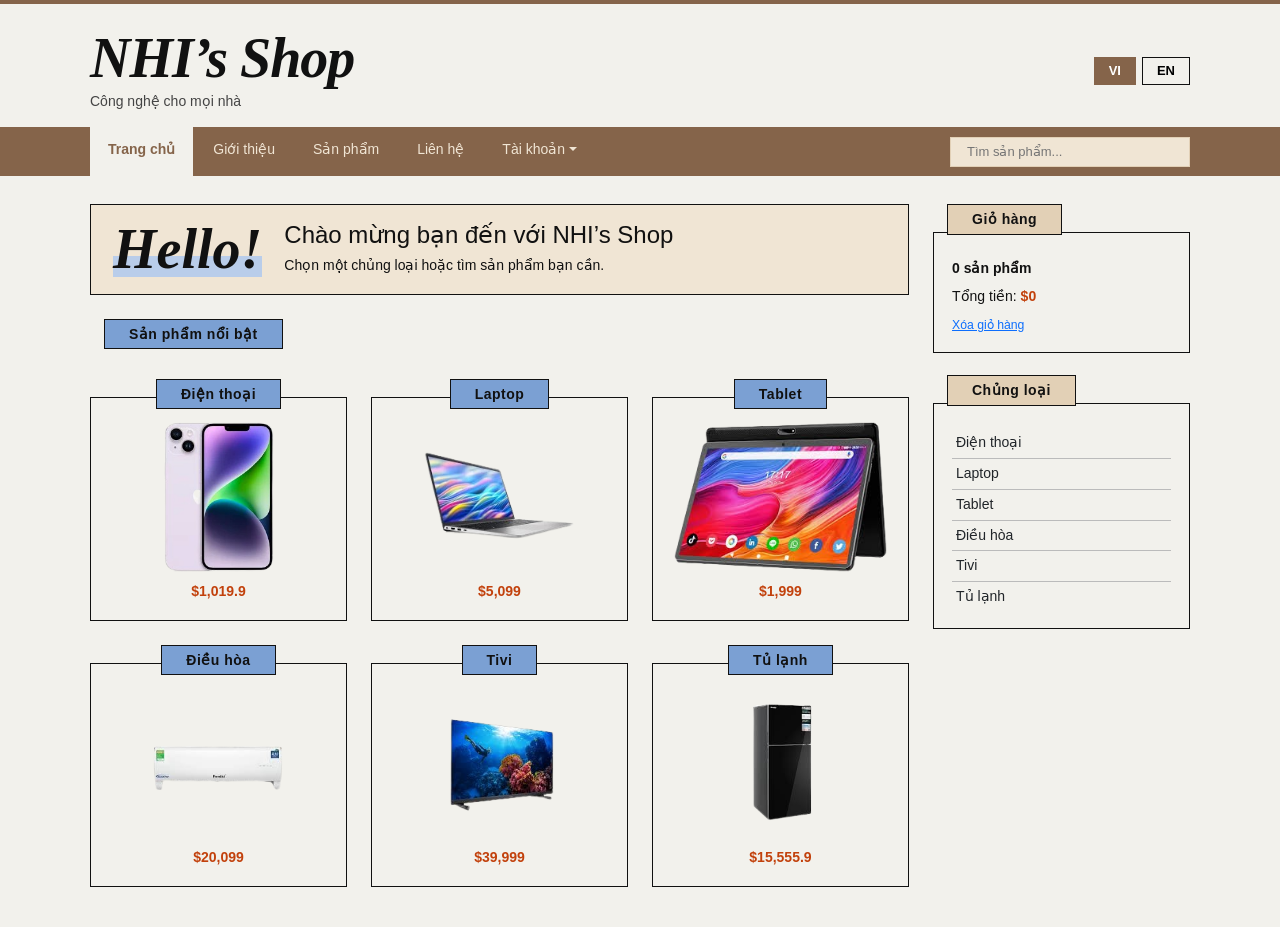
<file: TKW/shop/html/trangchu.html>
<!DOCTYPE html>
<html lang="vi">
<head>
    <meta charset="UTF-8">
    <meta name="viewport" content="width=device-width, initial-scale=1.0">
    <title>NHI’s Shop</title>
    <link rel="preconnect" href="https://fonts.googleapis.com">
    <link rel="preconnect" href="https://fonts.gstatic.com" crossorigin>
    <link href="https://fonts.googleapis.com/css2?family=Playfair+Display:ital,wght@1,800&family=Poppins:wght@400;500;600;700&display=swap" rel="stylesheet">
    <link href="https://cdn.jsdelivr.net/npm/bootstrap@5.3.8/dist/css/bootstrap.min.css" rel="stylesheet" integrity="sha384-sRIl4kxILFvY47J16cr9ZwB07vP4J8+LH7qKQnuqkuIAvNWLzeN8tE5YBujZqJLB" crossorigin="anonymous">
    <link rel="stylesheet" href="../css/style.css">
</head>
<body data-page="trangchu">
    <div id="app"></div>
    <script src="https://cdn.jsdelivr.net/npm/bootstrap@5.3.8/dist/js/bootstrap.bundle.min.js" integrity="sha384-FKyoEForCGlyvwx9Hj09JcYn3nv7wiPVlz7YYwJrWVcXK/BmnVDxM+D2scQbITxI" crossorigin="anonymous"></script>
    <script src="../js/shop.js"></script>
</body>
</html>
</file>
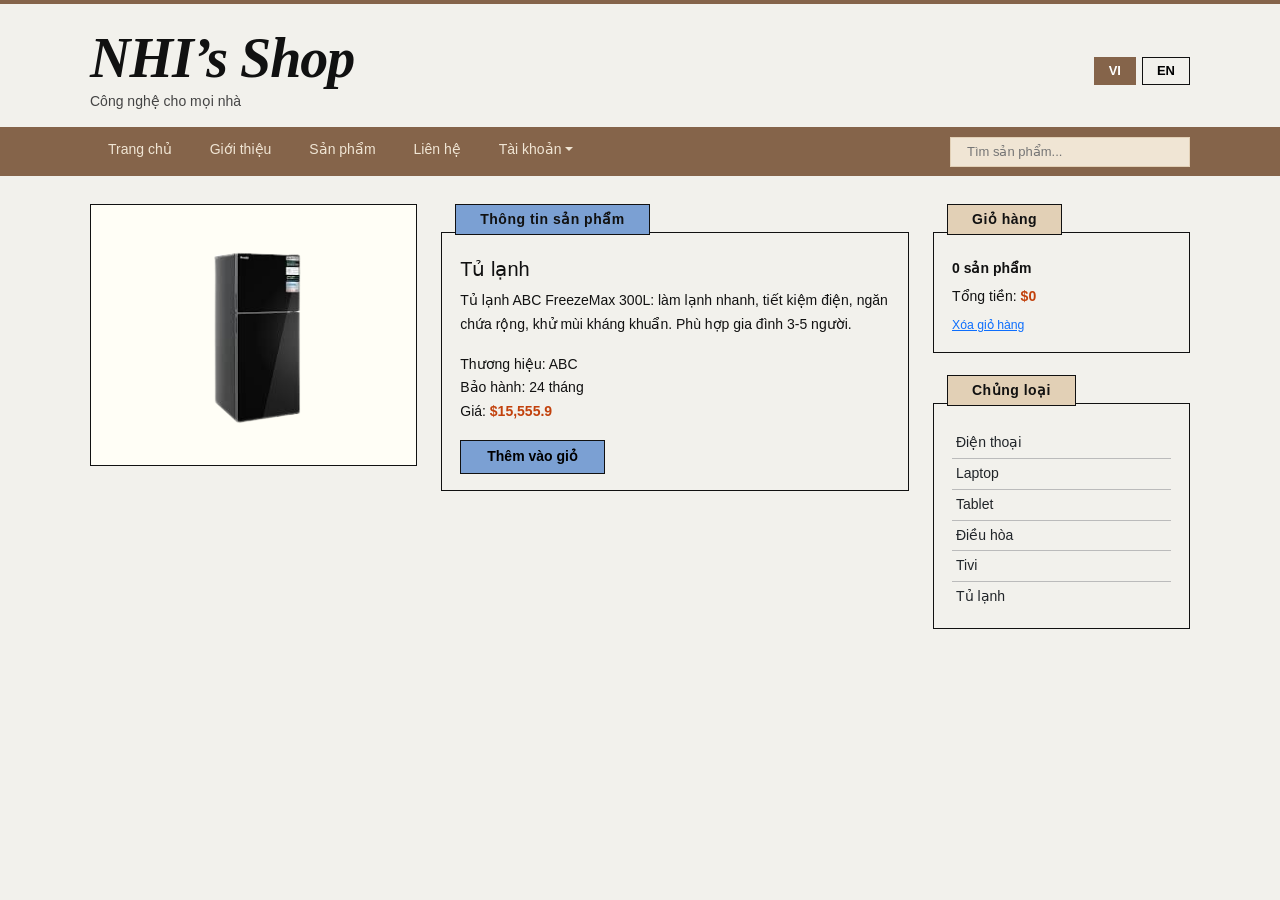
<file: TKW/shop/html/tulanh.html>
<!DOCTYPE html>
<html lang="vi">
<head>
    <meta charset="UTF-8">
    <meta name="viewport" content="width=device-width, initial-scale=1.0">
    <title>NHI’s Shop</title>
    <link rel="preconnect" href="https://fonts.googleapis.com">
    <link rel="preconnect" href="https://fonts.gstatic.com" crossorigin>
    <link href="https://fonts.googleapis.com/css2?family=Playfair+Display:ital,wght@1,800&family=Poppins:wght@400;500;600;700&display=swap" rel="stylesheet">
    <link href="https://cdn.jsdelivr.net/npm/bootstrap@5.3.8/dist/css/bootstrap.min.css" rel="stylesheet" integrity="sha384-sRIl4kxILFvY47J16cr9ZwB07vP4J8+LH7qKQnuqkuIAvNWLzeN8tE5YBujZqJLB" crossorigin="anonymous">
    <link rel="stylesheet" href="../css/style.css">
</head>
<body data-page="product" data-id="tulanh">
    <div id="app"></div>
    <script src="https://cdn.jsdelivr.net/npm/bootstrap@5.3.8/dist/js/bootstrap.bundle.min.js" integrity="sha384-FKyoEForCGlyvwx9Hj09JcYn3nv7wiPVlz7YYwJrWVcXK/BmnVDxM+D2scQbITxI" crossorigin="anonymous"></script>
    <script src="../js/shop.js"></script>
</body>
</html>
</file>
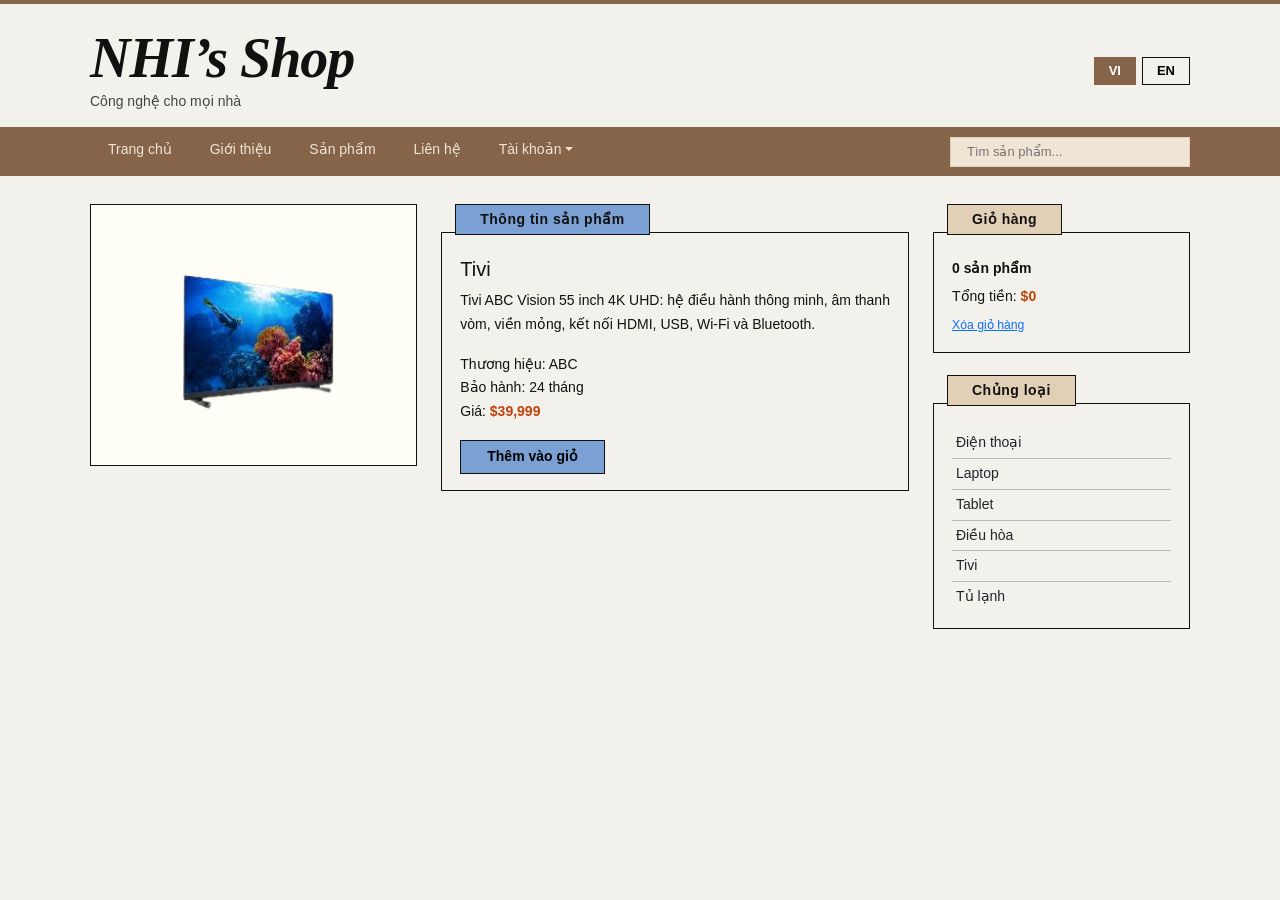
<file: TKW/shop/html/tv.html>
<!DOCTYPE html>
<html lang="vi">
<head>
    <meta charset="UTF-8">
    <meta name="viewport" content="width=device-width, initial-scale=1.0">
    <title>NHI’s Shop</title>
    <link rel="preconnect" href="https://fonts.googleapis.com">
    <link rel="preconnect" href="https://fonts.gstatic.com" crossorigin>
    <link href="https://fonts.googleapis.com/css2?family=Playfair+Display:ital,wght@1,800&family=Poppins:wght@400;500;600;700&display=swap" rel="stylesheet">
    <link href="https://cdn.jsdelivr.net/npm/bootstrap@5.3.8/dist/css/bootstrap.min.css" rel="stylesheet" integrity="sha384-sRIl4kxILFvY47J16cr9ZwB07vP4J8+LH7qKQnuqkuIAvNWLzeN8tE5YBujZqJLB" crossorigin="anonymous">
    <link rel="stylesheet" href="../css/style.css">
</head>
<body data-page="product" data-id="tv">
    <div id="app"></div>
    <script src="https://cdn.jsdelivr.net/npm/bootstrap@5.3.8/dist/js/bootstrap.bundle.min.js" integrity="sha384-FKyoEForCGlyvwx9Hj09JcYn3nv7wiPVlz7YYwJrWVcXK/BmnVDxM+D2scQbITxI" crossorigin="anonymous"></script>
    <script src="../js/shop.js"></script>
</body>
</html>
</file>
<file: TKW/6.1.3/style.css>
:root {
    --paper: #f2f1ec;
    --ink: #111;
    --blue: #7ba0d3;
    --blue-soft: #b9cdea;
    --card: #fffef6;
}

* { box-sizing: border-box; }


body {
    margin: 0;
    background: #dcdad3;
    font-family: Arial, "Segoe UI", sans-serif;
    font-size: 14px;
    line-height: 1.7;
    color: var(--ink);
}

.cv {
    max-width: 880px;
    margin: 24px auto;
    background: var(--paper);
    overflow: hidden;
}

/* ---------- Header ---------- */
.top {
    display: flex;
    align-items: center;
    gap: 32px;
    padding: 36px 36px 28px;
    border-top: 1px solid #888;
    border-bottom: 1px solid #888;
}

.photo {
    position: relative;
    flex: 0 0 210px;
    padding: 10px 10px 34px;
    background: var(--card);
    border: 2px solid var(--ink);
    border-radius: 14px;
    box-shadow: 8px -8px 0 -2px var(--card), 8px -8px 0 0 var(--ink);
}

.photo img {
    display: block;
    width: 100%;
    aspect-ratio: 3 / 4;
    object-fit: cover;
    border: 2px solid var(--ink);
    border-radius: 8px;
    background: var(--blue);
}

.clip {
    position: absolute;
    top: -22px;
    right: 18px;
    width: 26px;
    height: 70px;
    border: 4px solid #aeb3b8;
    border-radius: 14px;
    transform: rotate(35deg);
}

.intro {
    position: relative;
    flex: 1;
    min-width: 0;
}

.star {
    position: absolute;
    top: -34px;
    left: 18%;
    width: 170px;
    height: 170px;
    background: var(--blue-soft);
    clip-path: polygon(50% 0, 58% 34%, 85% 8%, 66% 40%, 100% 42%, 68% 56%, 92% 85%, 60% 66%, 52% 100%, 44% 68%, 12% 92%, 36% 58%, 0 46%, 34% 40%, 16% 10%, 42% 34%);
    z-index: 0;
}

.hello {
    position: relative;
    z-index: 1;
    margin: 0;
    font-family: "Playfair Display", serif;
    font-style: italic;
    font-weight: 800;
    font-size: clamp(56px, 11vw, 96px);
    line-height: 1;
    letter-spacing: -2px;
}

.im {
    position: relative;
    z-index: 1;
    margin: 0;
    text-align: right;
}

.tag {
    display: inline-block;
    padding: 0 16px;
    background: var(--blue);
    border: 2px solid var(--ink);
    border-radius: 999px;
    font-weight: 700;
    font-size: 12px;
    letter-spacing: 3px;
}

.intro h1 {
    position: relative;
    z-index: 1;
    margin: 6px 0 8px;
    font-size: clamp(20px, 3.8vw, 30px);
    font-weight: 700;
    line-height: 1.4;
    text-transform: uppercase;
}

.role {
    position: relative;
    z-index: 1;
    display: inline-block;
    margin: 0;
    padding: 2px 22px;
    background: var(--blue);
    border: 2px solid var(--ink);
    border-radius: 999px;
    font-style: italic;
    font-size: 16px;
}

/* ---------- Body ---------- */
.body {
    display: grid;
    grid-template-columns: 40% 1fr;
}

.side {
    padding: 22px 18px 32px 26px;
    border-right: 1px solid #888;
}

.main {
    padding: 22px 30px 32px 28px;
}

section { margin-bottom: 20px; }

.pill {
    display: inline-block;
    position: relative;
    z-index: 1;
    margin: 0 0 -10px 4px;
    padding: 4px 26px;
    background: var(--blue);
    border: 2px solid var(--ink);
    border-radius: 999px;
    font-size: 15px;
    font-weight: 600;
    line-height: 1.6;
    letter-spacing: 0.5px;
}

.box {
    margin: 0;
    padding: 22px 16px 12px;
    border: 2px solid var(--ink);
    border-radius: 16px;
    background: var(--paper);
}

.box p { margin: 0 0 6px; }
.box p:last-child { margin-bottom: 0; }

.item-title { font-weight: 700; font-size: 14px; line-height: 1.5; }
.item-sub { color: #444; }

.list { list-style: disc; padding-left: 36px; }
.list li { padding-left: 2px; }

.contact { list-style: none; padding-left: 16px; }
.contact li {
    display: flex;
    gap: 10px;
    align-items: flex-start;
    margin-bottom: 6px;
    word-break: break-word;
}
.contact svg { flex: 0 0 16px; width: 16px; height: 16px; margin-top: 5px; fill: #333; }
.contact a { color: inherit; text-decoration: none; }
.contact a[href^="mailto"] { white-space: nowrap; font-size: 13px; }
.contact a:hover { text-decoration: underline; }

/* ---------- Mobile ---------- */
@media (max-width: 680px) {
    .top { flex-direction: column; text-align: center; padding: 36px 20px 24px; }
    .photo { flex-basis: auto; width: 200px; }
    .im { text-align: center; }
    .star { left: 50%; transform: translateX(-50%); }
    .body { grid-template-columns: 1fr; }
    .side { border-right: 0; border-bottom: 1px solid #888; padding: 22px 20px; }
    .main { padding: 22px 20px 32px; }
}

/* ---------- In ra giấy / PDF ---------- */
@media print {
    body { background: #fff; }
    .cv { margin: 0; max-width: none; }
}
</file>
<file: TKW/HO_CA_VUI_NHON/mystyle.css>
html, body { margin: 0; }
body { background: #0e0a2e; }

/* =====================================================
   MÀN 1 - HỒ BAN ĐÊM
   ===================================================== */
#lake {
    position: relative;
    height: 100vh;
    min-height: 600px;
    overflow: hidden;
    background: #0b0a32;
}

#sky {
    position: absolute; left: 0; top: 0; width: 100%; height: 62%;
    overflow: hidden;
    background: linear-gradient(180deg, #0b0a32 0%, #1b1860 32%, #4a2a8e 68%, #b8489f 100%);
}
.stars {
    position: absolute; inset: 0;
    background-image:
        radial-gradient(1.6px 1.6px at 8% 14%, #fff, transparent),
        radial-gradient(1px 1px at 17% 30%, #cfe3ff, transparent),
        radial-gradient(1.4px 1.4px at 29% 8%, #fff, transparent),
        radial-gradient(1px 1px at 38% 24%, #f6d4ff, transparent),
        radial-gradient(1.6px 1.6px at 52% 12%, #fff, transparent),
        radial-gradient(1px 1px at 61% 34%, #cfe3ff, transparent),
        radial-gradient(1.4px 1.4px at 74% 10%, #fff, transparent),
        radial-gradient(1px 1px at 83% 26%, #f6d4ff, transparent),
        radial-gradient(1.6px 1.6px at 92% 16%, #fff, transparent),
        radial-gradient(1px 1px at 47% 40%, #fff, transparent);
    background-size: 520px 340px;
    animation: twinkle 5s ease-in-out infinite alternate;
}
@keyframes twinkle { from { opacity: .45; } to { opacity: 1; } }

.glow {
    position: absolute; left: 0; right: 0; bottom: 0; height: 80%;
    background: radial-gradient(ellipse 45% 70% at 62% 100%, rgba(255, 110, 210, .75), rgba(214, 74, 190, .35) 45%, transparent 75%);
}

.mount { position: absolute; left: 0; bottom: 0; width: 100%; will-change: transform; }
.mount.back  { height: 55%; fill: #8452b8; opacity: .55; }
.mount.mid   { height: 72%; fill: #3d2b8e; }
.mount.front { height: 38%; fill: #170f4c; }

#water {
    position: absolute; left: 0; bottom: 0; width: 100%; height: 38%;
    overflow: hidden;
    background: linear-gradient(180deg, #8a3fa8 0%, #4a2b92 22%, #2a2382 60%, #251e76 100%);
}
.refl { position: absolute; left: 0; top: 0; width: 100%; transform-origin: 50% 0; will-change: transform;
    -webkit-mask-image: linear-gradient(180deg, #000, transparent 85%);
            mask-image: linear-gradient(180deg, #000, transparent 85%); }
.refl.back { height: 60%; fill: #b070d0; opacity: .25; scale: 1 -1; translate: 0 100%; }
.refl.mid  { height: 80%; fill: #1c1264; opacity: .55; scale: 1 -1; translate: 0 100%; }
.ripples {
    position: absolute; inset: 0;
    background: repeating-linear-gradient(180deg, rgba(255, 190, 240, 0) 0 9px, rgba(255, 190, 240, .09) 10px 11px);
    animation: ripple 8s linear infinite;
}
@keyframes ripple { to { background-position-y: 22px; } }

.reeds { position: absolute; bottom: 0; height: 42%; fill: #0a0626; will-change: transform; transform-origin: 50% 100%; }
.reeds.left  { left: 1vw;  width: 24vw; max-width: 320px; }
.reeds.right { right: 1vw; width: 16vw; max-width: 220px; transform: scaleX(-1); }


#lake h1 {
    position: absolute;
    z-index: 3;

    left: 7vw;
    top: 12vh;
    margin: 0;

    font-family: "Bodoni Moda", "Times New Roman", serif;
    font-weight: 500;

    font-size: clamp(100px, 15vw, 230px);
    letter-spacing: 0.025em;
    line-height: 1.1;

    color: #f4ddff;

    text-shadow:
        0 0 12px rgba(238, 185, 255, 0.45),
        0 0 35px rgba(214, 74, 255, 0.55),
        0 0 75px rgba(150, 70, 255, 0.25);
}


/* =====================================================
   MÀN 2 - DƯỚI NƯỚC (hồ cá bơi bơi)
   ===================================================== */
#tank {
    position: relative;
    height: 100vh;
    min-height: 640px;
    overflow: hidden;
    background:
        radial-gradient(ellipse 70% 45% at 62% 100%, rgba(214, 74, 190, .5), transparent 70%),
        linear-gradient(180deg, #251e76 0%, #1e2f94 30%, #33308f 58%, #2a1f6e 80%, #0e0a2e 100%);
}
.bg { position: absolute; inset: 0; }

.plankton {
    position: absolute; inset: 0;
    background-image:
        radial-gradient(1.5px 1.5px at 12% 18%, #fff, transparent),
        radial-gradient(1px 1px at 27% 42%, #cfe3ff, transparent),
        radial-gradient(1.5px 1.5px at 44% 12%, #fff, transparent),
        radial-gradient(1px 1px at 58% 55%, #f3c9ff, transparent),
        radial-gradient(1.5px 1.5px at 73% 28%, #fff, transparent),
        radial-gradient(1px 1px at 86% 62%, #cfe3ff, transparent),
        radial-gradient(1px 1px at 93% 14%, #fff, transparent),
        radial-gradient(1px 1px at 8% 70%, #f3c9ff, transparent);
    background-size: 420px 320px;
    opacity: .7;
    animation: twinkle 6s ease-in-out infinite alternate;
}
.rays {
    position: absolute; top: -10%; left: -10%; width: 120%; height: 85%;
    background: repeating-linear-gradient(105deg, rgba(255,255,255,0) 0 70px, rgba(255, 220, 255, .13) 90px, rgba(255,255,255,0) 140px 230px);
    -webkit-mask-image: linear-gradient(180deg, #000 0%, transparent 85%);
            mask-image: linear-gradient(180deg, #000 0%, transparent 85%);
    filter: blur(6px);
    transform-origin: 50% 0;
    animation: sway 14s ease-in-out infinite alternate;
}
@keyframes sway { from { transform: rotate(-2.5deg); } to { transform: rotate(2.5deg); } }

.rock { position: absolute; left: 0; width: 100%; bottom: 0; }
.rock.far { height: 42%; fill: #4a3699; opacity: .55; }
.rock.mid { height: 30%; fill: #2b1f6b; opacity: .92; }

.bubbles span {
    position: absolute; left: var(--x); bottom: -30px;
    width: var(--s); height: var(--s);
    border-radius: 50%;
    border: 1px solid rgba(255,255,255,.6);
    background: radial-gradient(circle at 30% 30%, rgba(255,255,255,.55), rgba(255,255,255,.05) 60%);
    animation: rise var(--d) linear var(--t) infinite;
}
@keyframes rise {
    0%   { transform: translate(0, 0); opacity: 0; }
    10%  { opacity: .9; }
    50%  { transform: translate(14px, -50vh); }
    100% { transform: translate(-6px, -108vh); opacity: 0; }
}

.weed { position: absolute; bottom: 0; width: 240px; height: 300px; fill: #150f40; transform-origin: 50% 100%; }
.weed.left  { left: 1%;  animation: weed 7s ease-in-out infinite alternate; }
.weed.right { right: 1%; animation: weed 9s ease-in-out -3s infinite alternate; }
@keyframes weed { from { transform: skewX(-4deg); } to { transform: skewX(5deg); } }

.sand {
    position: absolute; left: 0; bottom: 0; width: 100%; height: 7%;
    background: linear-gradient(180deg, #3a2a80, #0e0a2e);
    border-radius: 60% 60% 0 0 / 100% 100% 0 0;
}

/* ===== NHÂN VẬT ===== */
#shark {
    left: 100px;
    top: 400px;
    position: absolute;
    animation-name: Shark;
    animation-duration: 10s;
    animation-timing-function: linear;
    animation-iteration-count: infinite;
    animation-play-state: running;
}

@keyframes Shark {
    0% {left: 100px; top: 400px;}
    20% {left: 300px; top: 400px;}
    40% {left: 500px; top: 300px;}
    50% {left: 600px; top: 50px;}
    60% {left: 600px; top: 100px;}
    80% {left: 500px; top: 200px;}
    100% {left: 100px; top: 400px; transform: scaleX(-1);}
}

#turtle {
    position: absolute;
    animation-name: Turtle;
    animation-duration: 20s;
    animation-timing-function: linear;
    animation-iteration-count: infinite;
    animation-play-state: running;
}

@keyframes Turtle {
    0% {left: 100px; top: 200px;}
    20% {left: 300px; top: 200px;}
    40% {left: 500px; top: 100px;}
    50% {left: 600px; top: 50px;}
    60% {left: 600px; top: 100px;}
    80% {left: 500px; top: 200px;}
    100% {left: 100px; top: 200px; transform: scaleX(-1);}
}

.diver {
    position: absolute;
    animation-name: Diver;
    animation-timing-function: linear;
    animation-iteration-count: infinite;
    animation-play-state: running;
}
.diver:nth-child(1) { left: 100px; animation-duration: 8s; }
.diver:nth-child(2) { left: 500px; animation-duration: 20s; }
.diver:nth-child(3) { left: 850px; animation-duration: 12s; }

@keyframes Diver {
    0% {top: 400px;}
    50% {top: 50px;}
    100% {top: 400px;}
}

.fish {
    position: absolute;
    animation-name: Fish;
    animation-duration: 30s;
    animation-timing-function: linear;
    animation-iteration-count: infinite;
    animation-play-state: running;
}
@keyframes Fish {
    0% {left: 50px;}
    50% {left: 1000px;}
    100% {left: 50px; transform: scaleX(-1);}
}
.fish:nth-child(1) { top: 100px; }
.fish:nth-child(2) { top: 400px; }

@media (prefers-reduced-motion: reduce) {
    .stars, .ripples, .rays, .weed, .bubbles span, .plankton { animation: none; }
}

/* làn nước mờ dần để nối liền xuống màn dưới nước */
#lake::after {
    content: "";
    position: absolute; left: 0; right: 0; bottom: 0; height: 22%;
    z-index: 2;
    background: linear-gradient(180deg, rgba(37, 30, 118, 0), #251e76);
    pointer-events: none;
}
</file>
<file: TKW/shop/css/style.css>
:root {
    --paper: #f2f1ec;
    --ink: #111;
    --blue: #7ba0d3;
    --blue-soft: #b9cdea;
    --card: #fffef6;
    --red: #c2410c;
    --line: 1px;
    --r: 4;
}

body {
    margin: 0;
    background: #dcdad3;
    font-family: "Segoe UI", Roboto, "Helvetica Neue", Arial, sans-serif;
    font-size: 14px;
    line-height: 1.7;
    color: var(--ink);
}

.sheet {
    max-width: 1060px;
    margin: 24px auto;
    padding: 0 28px 32px;
    background: var(--paper);
}

.top {
    display: flex;
    justify-content: space-between;
    align-items: center;
    padding: 24px 0 14px;
    border-top: 1px solid #888;
}
.brand {
    margin: 0;
    font-family: Georgia, "Times New Roman", serif;
    font-style: italic;
    font-weight: 800;
    font-size: clamp(36px, 6vw, 56px);
    line-height: 1.1;
    letter-spacing: -1px;
}
.tagline { margin: 0; color: #444; }

.langs { display: flex; gap: 6px; }
.lang {
    padding: 2px 14px;
    background: var(--paper);
    border: var(--line) solid var(--ink);
    border-radius: var(--r);
    font-weight: 600;
    font-size: 13px;
    cursor: pointer;
}
.lang.on { background: var(--blue); }
.lang:hover { background: var(--blue-soft); }

.navbar {
    border-top: 1px solid #888;
    border-bottom: 1px solid #888;
}
.navbar-nav .nav-link {
    margin: 4px 6px 4px 0;
    padding: 2px 18px !important;
    border: var(--line) solid transparent;
    border-radius: var(--r);
    color: var(--ink);
    font-weight: 500;
}
.navbar-nav .nav-link:hover { border-color: var(--ink); }
.navbar-nav .nav-link.active { background: var(--blue); border-color: var(--ink); font-weight: 600; }
.dropdown-menu { border: var(--line) solid var(--ink); border-radius: var(--r); background: var(--card); }

.search { position: relative; margin: 4px 0; }
.search input {
    width: 240px;
    max-width: 100%;
    padding: 3px 16px;
    background: var(--card);
    border: var(--line) solid var(--ink);
    border-radius: var(--r);
    font-size: 13px;
}
.search input:focus { outline: 2px solid var(--blue-soft); }
.sugg {
    position: absolute;
    right: 0;
    top: calc(100% + 6px);
    z-index: 20;
    width: 300px;
    max-width: 90vw;
    margin: 0;
    padding: 6px;
    list-style: none;
    background: var(--card);
    border: var(--line) solid var(--ink);
    border-radius: var(--r);
}
.sugg a {
    display: flex;
    align-items: center;
    gap: 10px;
    padding: 4px 8px;
    border-radius: var(--r);
    color: inherit;
    text-decoration: none;
}
.sugg a:hover { background: var(--blue-soft); }
.sugg img { width: 34px; height: 34px; object-fit: contain; }
.sugg span { flex: 1; }
.sugg b { color: var(--red); font-size: 12px; }

.pill {
    display: inline-block;
    position: relative;
    z-index: 1;
    margin: 0 0 -12px 14px;
    padding: 3px 24px;
    background: var(--blue);
    border: var(--line) solid var(--ink);
    border-radius: var(--r);
    font-size: 14px;
    font-weight: 600;
    line-height: 1.6;
    letter-spacing: .5px;
}
.box {
    padding: 24px 18px 16px;
    background: var(--paper);
    border: var(--line) solid var(--ink);
    border-radius: var(--r);
}
.blk { margin-bottom: 22px; }

.money { color: var(--red); font-weight: 700; }

.hero {
    display: flex;
    align-items: center;
    gap: 22px;
    padding: 16px 22px;
    background: var(--card);
    border: var(--line) solid var(--ink);
    border-radius: var(--r);
}
.hello {
    margin: 0;
    font-family: Georgia, "Times New Roman", serif;
    font-style: italic;
    font-weight: 800;
    font-size: 56px;
    line-height: 1;
    background: linear-gradient(transparent 62%, var(--blue-soft) 62%);
}

.pcard { display: block; color: inherit; text-decoration: none; text-align: center; }
.pcard .pill { display: block; width: fit-content; margin: 0 auto -12px; }
.pcard .box { transition: transform .15s, box-shadow .15s; }
.pcard:hover .box { transform: translate(-3px, -3px); box-shadow: 3px 3px 0 var(--ink); }
.pcard img { display: block; max-width: 100%; max-height: 150px; margin: 0 auto 8px; object-fit: contain; }
.detail-img { display: flex; align-items: center; justify-content: center; min-height: 240px; background: var(--card); }
.detail-img img { max-width: 100%; max-height: 220px; object-fit: contain; }

.cats .list-group-item { background: transparent; padding: 3px 4px; border-color: #bbb; }
.cats .list-group-item:hover { background: var(--blue-soft); }

.btn-pill {
    padding: 4px 26px;
    background: var(--blue);
    border: var(--line) solid var(--ink);
    border-radius: var(--r);
    font-weight: 600;
    cursor: pointer;
}
.btn-pill:hover { background: var(--blue-soft); }
.btn-pill:active { transform: translateY(1px); }

.form-control { border: var(--line) solid var(--ink); border-radius: var(--r); background: var(--card); }

.toast-msg {
    position: fixed;
    left: 50%;
    bottom: 24px;
    z-index: 50;
    transform: translate(-50%, 20px);
    padding: 6px 22px;
    background: var(--blue);
    border: var(--line) solid var(--ink);
    border-radius: var(--r);
    font-weight: 600;
    opacity: 0;
    pointer-events: none;
    transition: opacity .2s, transform .2s;
}
.toast-msg.show { opacity: 1; transform: translate(-50%, 0); }

@media (max-width: 576px) {
    .sheet { margin: 0; padding: 0 14px 24px; }
    .hero { flex-direction: column; text-align: center; }
    .search input { width: 100%; }
}
@media (prefers-reduced-motion: reduce) {
    .pcard .box, .toast-msg { transition: none; }
}

:root {
    --brown: #85644a;
    --tan: #e2d0b6;
    --tan-soft: #f0e5d4;
}

.top { border-top: 4px solid var(--brown); }
.hero { background: var(--tan-soft); }
aside .pill { background: var(--tan); }
.cats .list-group-item:hover { background: var(--tan-soft); }
.lang.on { background: var(--brown); border-color: var(--brown); color: #fff; }
.lang:hover { background: var(--tan-soft); }

.navbar {
    margin: 0 -28px;
    padding: 0 28px;
    background: var(--brown);
    border: 0;
}
.navbar-nav .nav-link {
    margin: 0 2px 0 0;
    padding: 11px 18px !important;
    border: 0;
    border-bottom: 3px solid transparent;
    border-radius: 0;
    color: var(--tan-soft);
    font-weight: 500;
}
.navbar-nav .nav-link:hover { color: #fff; border-bottom-color: var(--tan); }
.navbar-nav .nav-link.active {
    background: var(--paper);
    color: var(--brown);
    font-weight: 600;
    border-bottom-color: var(--paper);
}
.navbar-toggler { margin: 6px 0; border-color: var(--tan); }
.navbar-toggler-icon { filter: invert(1); }
.search { margin: 6px 0; }
.search input { background: var(--tan-soft); border-color: var(--tan); }
.dropdown-menu { background: var(--tan-soft); border-color: var(--brown); }
.dropdown-item:hover { background: var(--tan); }
.sugg { border-color: var(--brown); background: var(--tan-soft); }
.sugg a:hover { background: var(--tan); }

@media (max-width: 576px) {
    .navbar { margin: 0 -14px; padding: 0 14px; }
}

:root { --gutter: max(20px, calc((100vw - 1100px) / 2)); }

body { background: var(--paper); }
.sheet {
    max-width: none;
    margin: 0;
    padding: 0 var(--gutter) 40px;
    background: transparent;
    border-top: 4px solid var(--brown);
}
.top { border-top: 0; }
.navbar { margin: 0; padding: 0; position: relative; z-index: 1; background: none; }
.navbar::before {
    content: "";
    position: absolute;
    z-index: -1;
    top: 0;
    bottom: 0;
    left: 50%;
    width: 100vw;
    margin-left: -50vw;
    background: var(--brown);
}
body { overflow-x: hidden; }
.search { margin-right: 0; }
</file>
